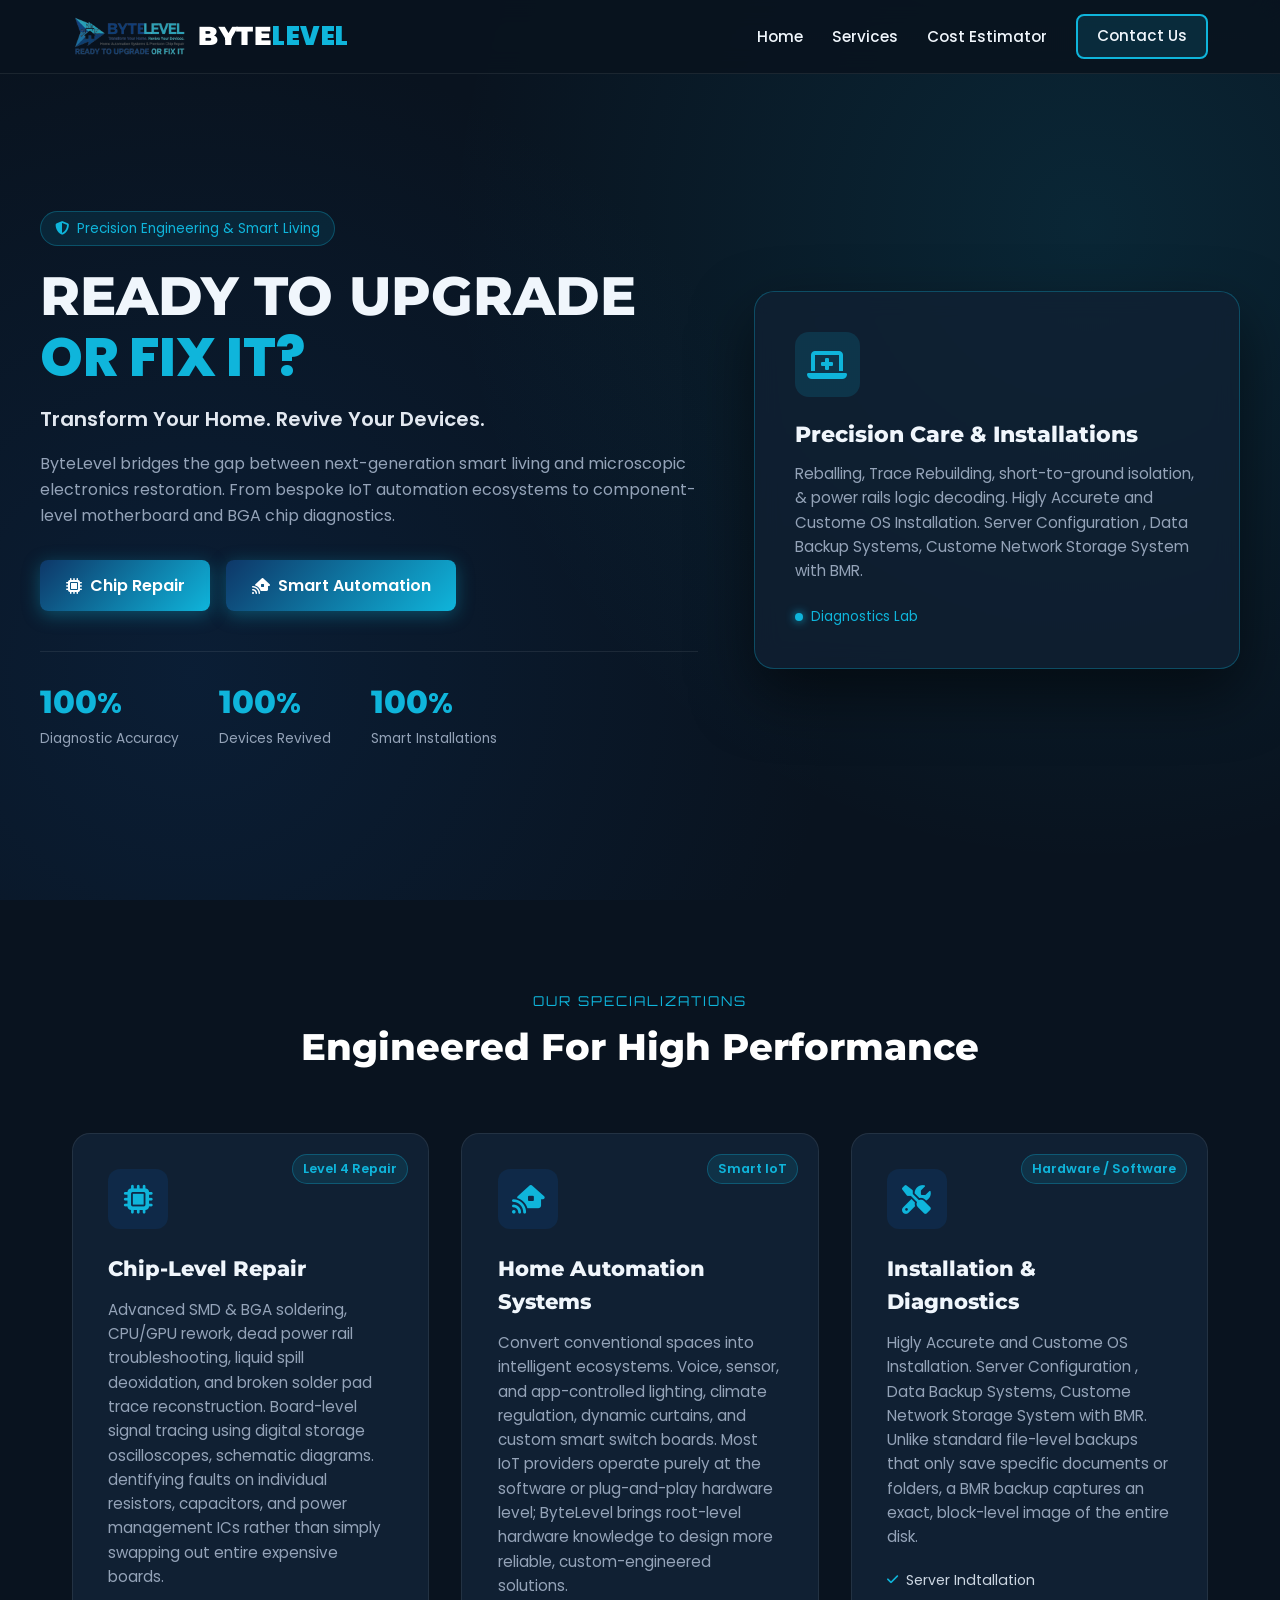
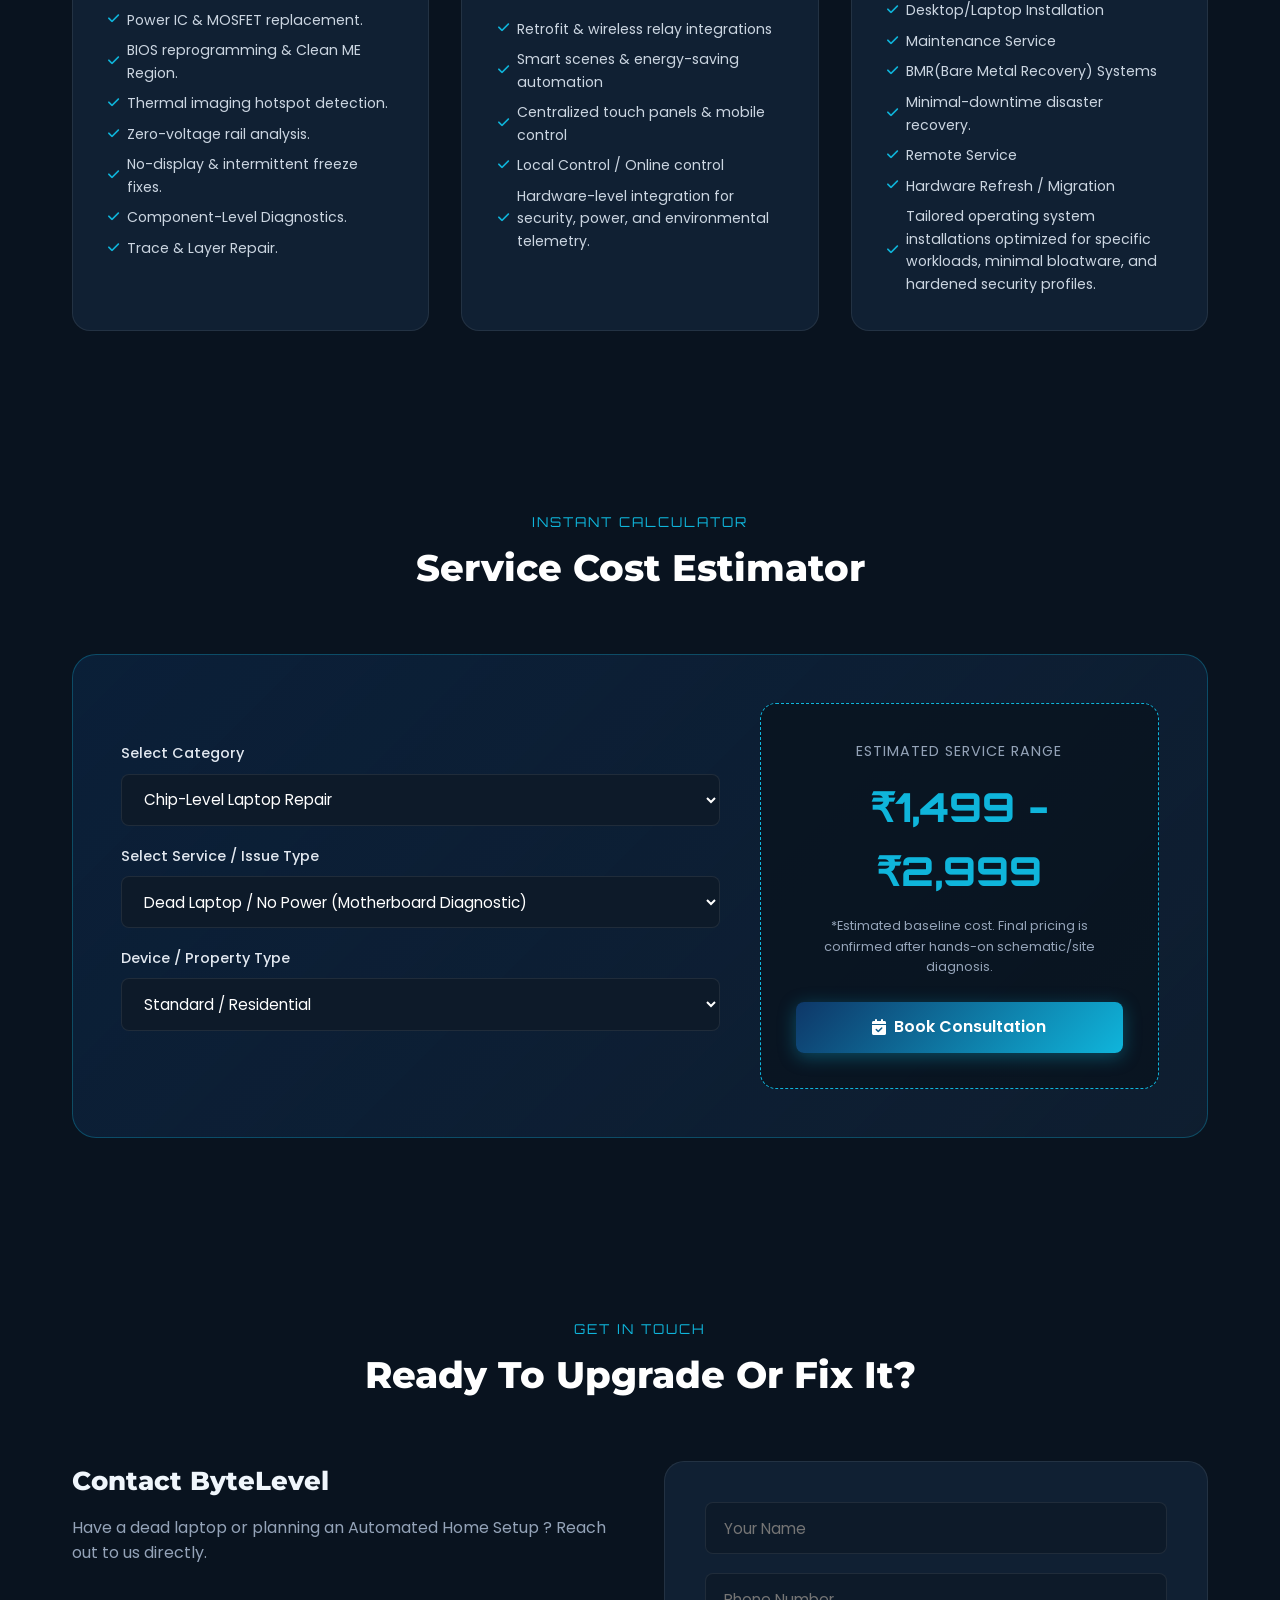
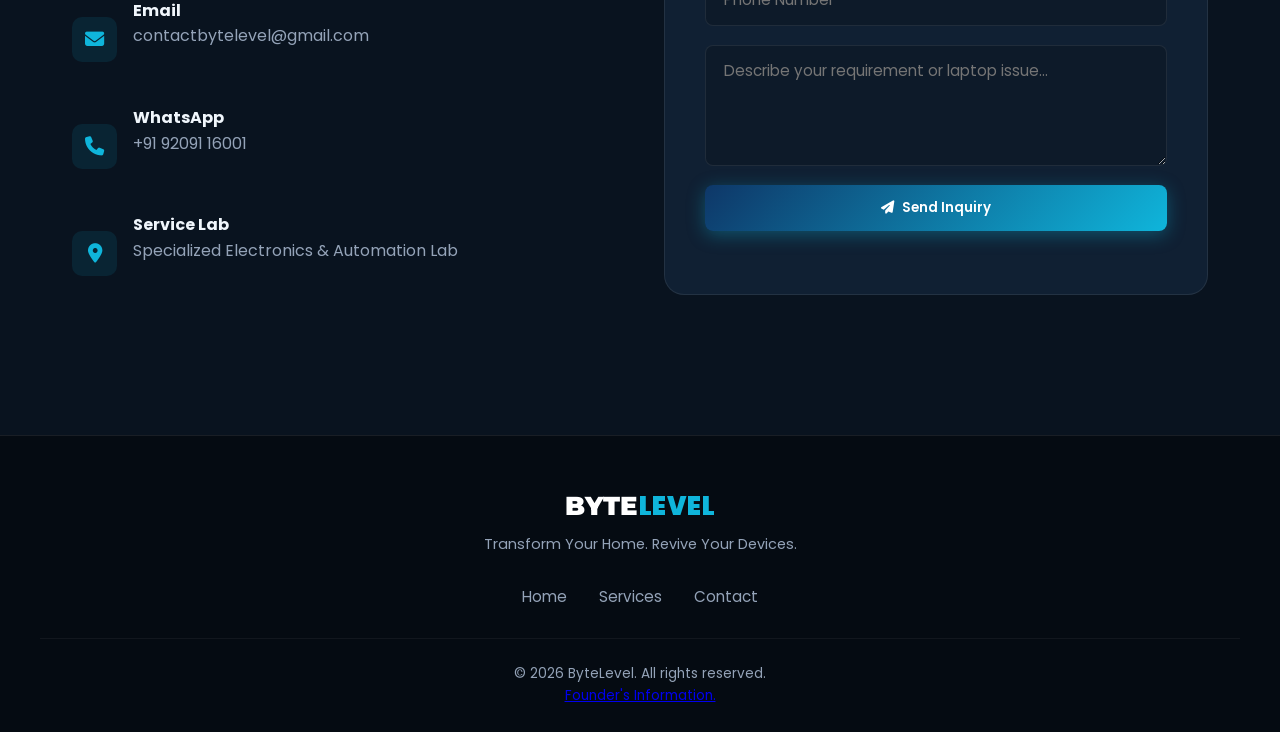
<file: index.html>
<!DOCTYPE html>
<html lang="en">
<head>
  <meta charset="UTF-8" />
  <meta name="viewport" content="width=device-width, initial-scale=1.0" />
  <title>ByteLevel | Home Automation & Precision Chip Repair</title>
  
  <!-- Fonts & Icons -->
  <link rel="preconnect" href="https://fonts.googleapis.com">
  <link rel="preconnect" href="https://fonts.gstatic.com" crossorigin>
  <link href="https://fonts.googleapis.com/css2?family=Montserrat:wght@400;600;700;800;900&family=Orbitron:wght@600;800&family=Poppins:wght@300;400;500;600&display=swap" rel="stylesheet">
  <link rel="stylesheet" href="https://cdnjs.cloudflare.com/ajax/libs/font-awesome/6.4.0/css/all.min.css">
  
  <!-- Custom Stylesheet -->
  <link rel="stylesheet" href="style.css">
</head>
<body>

  <!-- Navigation Bar -->
  <header id="navbar">
    <div class="nav-container">
      <a href="#" class="logo-container">
        <!-- Replace logo.png with your image file -->
        <img src="ByteLevel.png" alt="ByteLevel Logo" class="brand-logo" onerror="this.style.display='none'">
        <div class="logo-text">BYTE<span>LEVEL</span></div>
      </a>

      <button class="mobile-toggle" id="mobileToggle" aria-label="Toggle Menu">
        <i class="fas fa-bars"></i>
      </button>

      <ul class="nav-links" id="navLinks">
        <li><a href="#home">Home</a></li>
        <li><a href="#services">Services</a></li>
        <!-- <li><a href="#automation">Home Automation</a></li>
        <li><a href="#repairs">Chip Repair</a></li> -->
        <li><a href="#estimator">Cost Estimator</a></li>
        <li><a href="#contact" class="btn btn-nav">Contact Us</a></li>
      </ul>
    </div>
  </header>

  <!-- Hero Section -->
  <section class="hero" id="home">
    <div class="hero-bg-shapes">
      <div class="shape shape-1"></div>
      <div class="shape shape-2"></div>
    </div>
    <div class="hero-content">
      <div class="hero-text-block">
        <div class="badge-pill">
          <i class="fas fa-shield-halved"></i> Precision Engineering & Smart Living
        </div>
        <h1 class="hero-title">READY TO UPGRADE <br>
          <span class="highlight-cyan">OR FIX IT?</span>
        </h1>
        <p class="hero-tagline">Transform Your Home. Revive Your Devices.</p>
        <p class="hero-desc">
          ByteLevel bridges the gap between next-generation smart living and microscopic electronics restoration. From bespoke IoT automation ecosystems to component-level motherboard and BGA chip diagnostics.
        </p>
        <div class="hero-actions">
          <a href="#repairs" class="btn btn-primary"><i class="fas fa-microchip"></i> Chip Repair</a>
          <!-- <a href="#automation" class="btn btn-outline"><i class="fas fa-house-signal"></i> Smart Automation</a> -->
          <a href="#automation" class="btn btn-primary"><i class="fas fa-house-signal"></i> Smart Automation</a> 

        </div>

        <div class="stats-row">
          <div class="stat-item">
            <h3 class="counter" data-target="100">0</h3><span>%</span>
            <p>Diagnostic Accuracy</p>
          </div>
          <div class="stat-item">
            <h3 class="counter" data-target="100">0</h3><span>%</span>
            <p>Devices Revived</p>
          </div>
          <div class="stat-item">
            <h3 class="counter" data-target="100">0</h3><span>%</span>
            <p>Smart Installations</p>
          </div>
        </div>
      </div>

      <div class="hero-visual">
        <div class="floating-tech-card">
          <div class="tech-icon-glow">
            <i class="fas fa-laptop-medical"></i>
          </div>
          <h3>Precision Care & Installations</h3>
          <p>Reballing, Trace Rebuilding, short-to-ground isolation, & power rails logic decoding. Higly Accurete and Custome OS Installation. Server Configuration , Data Backup Systems, Custome Network Storage System with BMR.</p>
          <div class="live-status">
            <span class="pulse-dot"></span> Diagnostics Lab
          </div>
        </div>
      </div>
    </div>
  </section>

  <!-- Main Services Section -->
  <section id="services" class="services-section">
    <div class="section-header">
      <p class="section-subtitle">Our Specializations</p>
      <h2 class="section-title">Engineered For High Performance</h2>
    </div>

    <div class="services-grid">
      <!-- Service 1 -->
      <div class="service-card" id="repairs">
        <div class="card-glow"></div>
        <div class="service-icon"><i class="fas fa-microchip"></i></div>
        <span class="card-badge">Level 4 Repair</span>
        <h3>Chip-Level Repair</h3>
        <p>Advanced SMD & BGA soldering, CPU/GPU rework, dead power rail troubleshooting, liquid spill deoxidation, and broken solder pad trace reconstruction. Board-level signal tracing using digital storage oscilloscopes, schematic diagrams. dentifying faults on individual resistors, capacitors, and power management ICs rather than simply swapping out entire expensive boards.</p>
        <ul class="feature-checklist">
          <li><i class="fas fa-check"></i> Power IC & MOSFET replacement.</li>
          <li><i class="fas fa-check"></i> BIOS reprogramming & Clean ME Region.</li>
          <li><i class="fas fa-check"></i> Thermal imaging hotspot detection.</li>
          <li><i class="fas fa-check"></i> Zero-voltage rail analysis.</li>
          <li><i class="fas fa-check"></i> No-display & intermittent freeze fixes.</li>
          <li><i class="fas fa-check"></i> Component-Level Diagnostics.</li>
          <li><i class="fas fa-check"></i> Trace & Layer Repair.</li>
        </ul>
      </div>

      <!-- Service 2 -->
      <div class="service-card" id="automation">
        <div class="card-glow"></div>
        <div class="service-icon"><i class="fas fa-house-signal"></i></div>
        <span class="card-badge">Smart IoT</span>
        <h3>Home Automation Systems</h3>
        <p>Convert conventional spaces into intelligent ecosystems. Voice, sensor, and app-controlled lighting, climate regulation, dynamic curtains, and custom smart switch boards. Most IoT providers operate purely at the software or plug-and-play hardware level; ByteLevel brings root-level hardware knowledge to design more reliable, custom-engineered solutions.</p>
        <ul class="feature-checklist">
          <li><i class="fas fa-check"></i> Retrofit & wireless relay integrations</li>
          <li><i class="fas fa-check"></i> Smart scenes & energy-saving automation</li>
          <li><i class="fas fa-check"></i> Centralized touch panels & mobile control</li>
          <li><i class="fas fa-check"></i> Local Control / Online control</li>
          <li><i class="fas fa-check"></i> Hardware-level integration for security, power, and environmental telemetry.</li>

        </ul>
      </div>

      <!-- Service 3 -->
      <div class="service-card">
        <div class="card-glow"></div>
        <div class="service-icon"><i class="fas fa-screwdriver-wrench"></i></div>
        <span class="card-badge"> Hardware / Software</span>
        <h3>Installation & Diagnostics </h3>
        <p>Higly Accurete and Custome OS Installation. Server Configuration , Data Backup Systems, Custome Network Storage System with BMR. Unlike standard file-level backups that only save specific documents or folders, a BMR backup captures an exact, block-level image of the entire disk.</p>
        <ul class="feature-checklist">
          <li><i class="fas fa-check"></i> Server Indtallation</li>
          <li><i class="fas fa-check"></i> Desktop/Laptop Installation</li>
          <li><i class="fas fa-check"></i> Maintenance Service</li>
          <li><i class="fas fa-check"></i> BMR(Bare Metal Recovery) Systems</li>
          <li><i class="fas fa-check"></i>Minimal-downtime disaster recovery.</li>
          <li><i class="fas fa-check"></i> Remote Service</li>
          <li><i class="fas fa-check"></i>Hardware Refresh / Migration</li>
          <li><i class="fas fa-check"></i>Tailored operating system installations optimized for specific workloads, minimal bloatware, and hardened security profiles.</li>

        </ul>
      </div>
    </div>
  </section>

  <!-- Interactive Estimator Section -->
  <section id="estimator" class="estimator-section">
    <div class="section-header">
      <p class="section-subtitle">Instant Calculator</p>
      <h2 class="section-title">Service Cost Estimator</h2>
    </div>

    <div class="calc-wrapper">
      <div class="calc-form">
        <div class="form-group">
          <label for="serviceType">Select Category</label>
          <select id="serviceType">
            <option value="chip">Chip-Level Laptop Repair</option>
            <option value="automation">Home Automation Systems</option>
          </select>
        </div>

        <div class="form-group">
          <label for="issueDetail">Select Service / Issue Type</label>
          <select id="issueDetail">
            <!-- Dynamically populated via script.js -->
          </select>
        </div>

        <div class="form-group">
          <label for="deviceType">Device / Property Type</label>
          <select id="deviceType">
            <option value="standard">Standard / Residential </option>
            <option value="pro">High-End / Gaming / Villa </option>
          </select>
        </div>
      </div>

      <div class="calc-display-card">
        <p class="calc-label">Estimated Service Range</p>
        <div class="calc-price-tag" id="priceDisplay">--</div>
        <p class="calc-note">*Estimated baseline cost. Final pricing is confirmed after hands-on schematic/site diagnosis.</p>
        <a href="#contact" class="btn btn-primary btn-block"><i class="fas fa-calendar-check"></i> Book Consultation</a>
      </div>
    </div>
  </section>

  <!-- Contact Section -->
  <section id="contact" class="contact-section">
    <div class="section-header">
      <p class="section-subtitle">Get In Touch</p>
      <h2 class="section-title">Ready To Upgrade Or Fix It?</h2>
    </div>

    <div class="contact-grid">
      <div class="contact-info">
        <h3>Contact ByteLevel</h3>
        <p>Have a dead laptop or planning an Automated Home Setup ? Reach out to us directly.</p>
        
        <div class="info-list">
          <div class="info-row">
            <i class="fas fa-envelope"></i>
            <div>
              <strong>Email</strong>
              <p>contactbytelevel@gmail.com</p>
            </div>
          </div>
          <div class="info-row">
            <i class="fas fa-phone"></i>
            <div>
              <strong>WhatsApp</strong>
              <p>+91 92091 16001</p>
            </div>
          </div>
          <div class="info-row">
            <i class="fas fa-location-dot"></i>
            <div>
              <strong>Service Lab</strong>
              <p>Specialized Electronics & Automation Lab</p>
            </div>
          </div>
        </div>
      </div>

      <form class="contact-form" id="contactForm">
        <div class="form-group">
          <input type="text" placeholder="Your Name" required>
        </div>
        <div class="form-group">
          <input type="tel" placeholder="Phone Number" required>
        </div>
        <div class="form-group">
          <textarea rows="4" placeholder="Describe your requirement or laptop issue..." required></textarea>
        </div>
        <button type="submit" class="btn btn-primary btn-block"><i class="fas fa-paper-plane"></i> Send Inquiry</button>
      </form>
    </div>
  </section>

  <!-- Footer -->
  <footer>
    <div class="footer-container">
      <div class="footer-brand">
        <div class="logo-text">BYTE<span>LEVEL</span></div>
        <p>Transform Your Home. Revive Your Devices.</p>
      </div>
      <div class="footer-links">
        <a href="#home">Home</a>
        <a href="#services">Services</a>
<!--        <a href="#repairs">Repairs</a>
        <a href="#automation">Automation</a> -->
        <a href="#contact">Contact</a>
      </div>
      <div class="footer-bottom">
        <p>&copy; 2026 ByteLevel. All rights reserved.</p>
        <p><a href="index_o.html">Founder's Information.</a></p>
      </div>
    </div>
  </footer>

  <!-- Custom JavaScript -->
  <script src="script.js"></script>
</body>
</html>
</file>
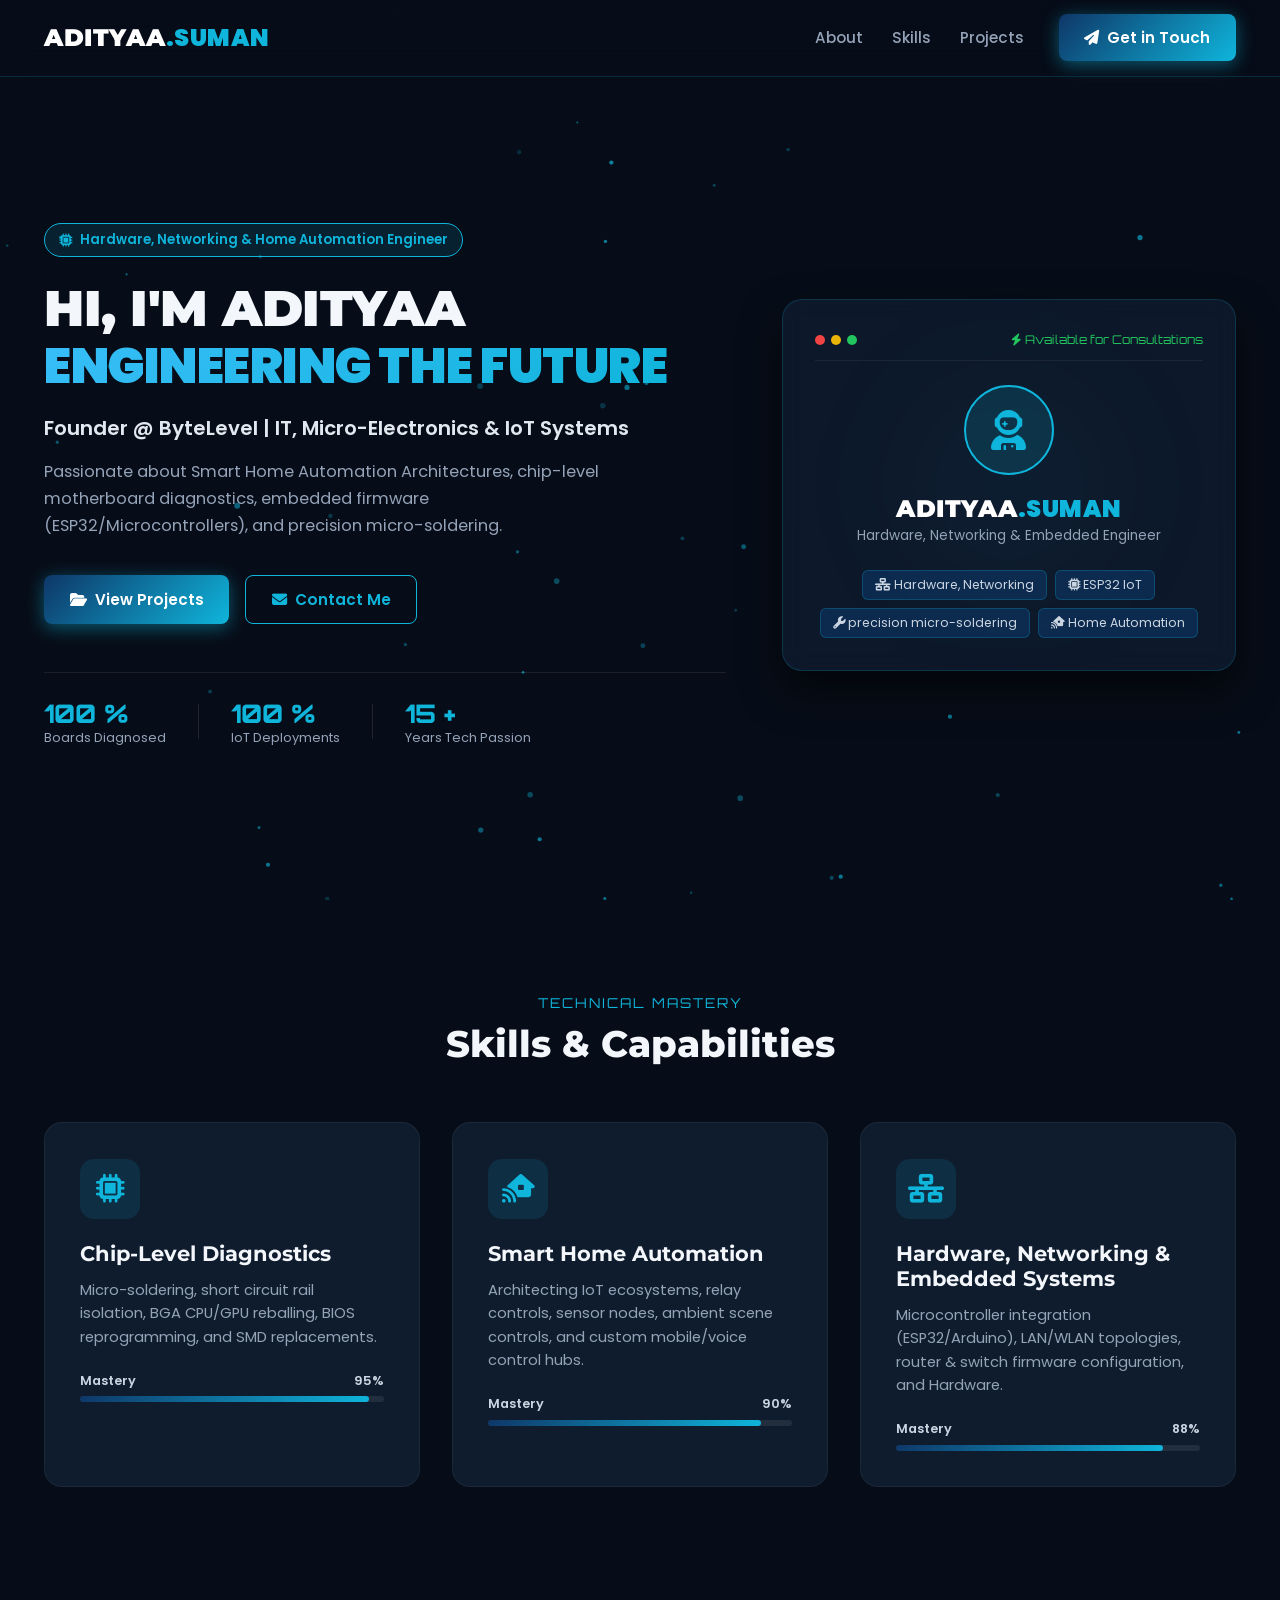
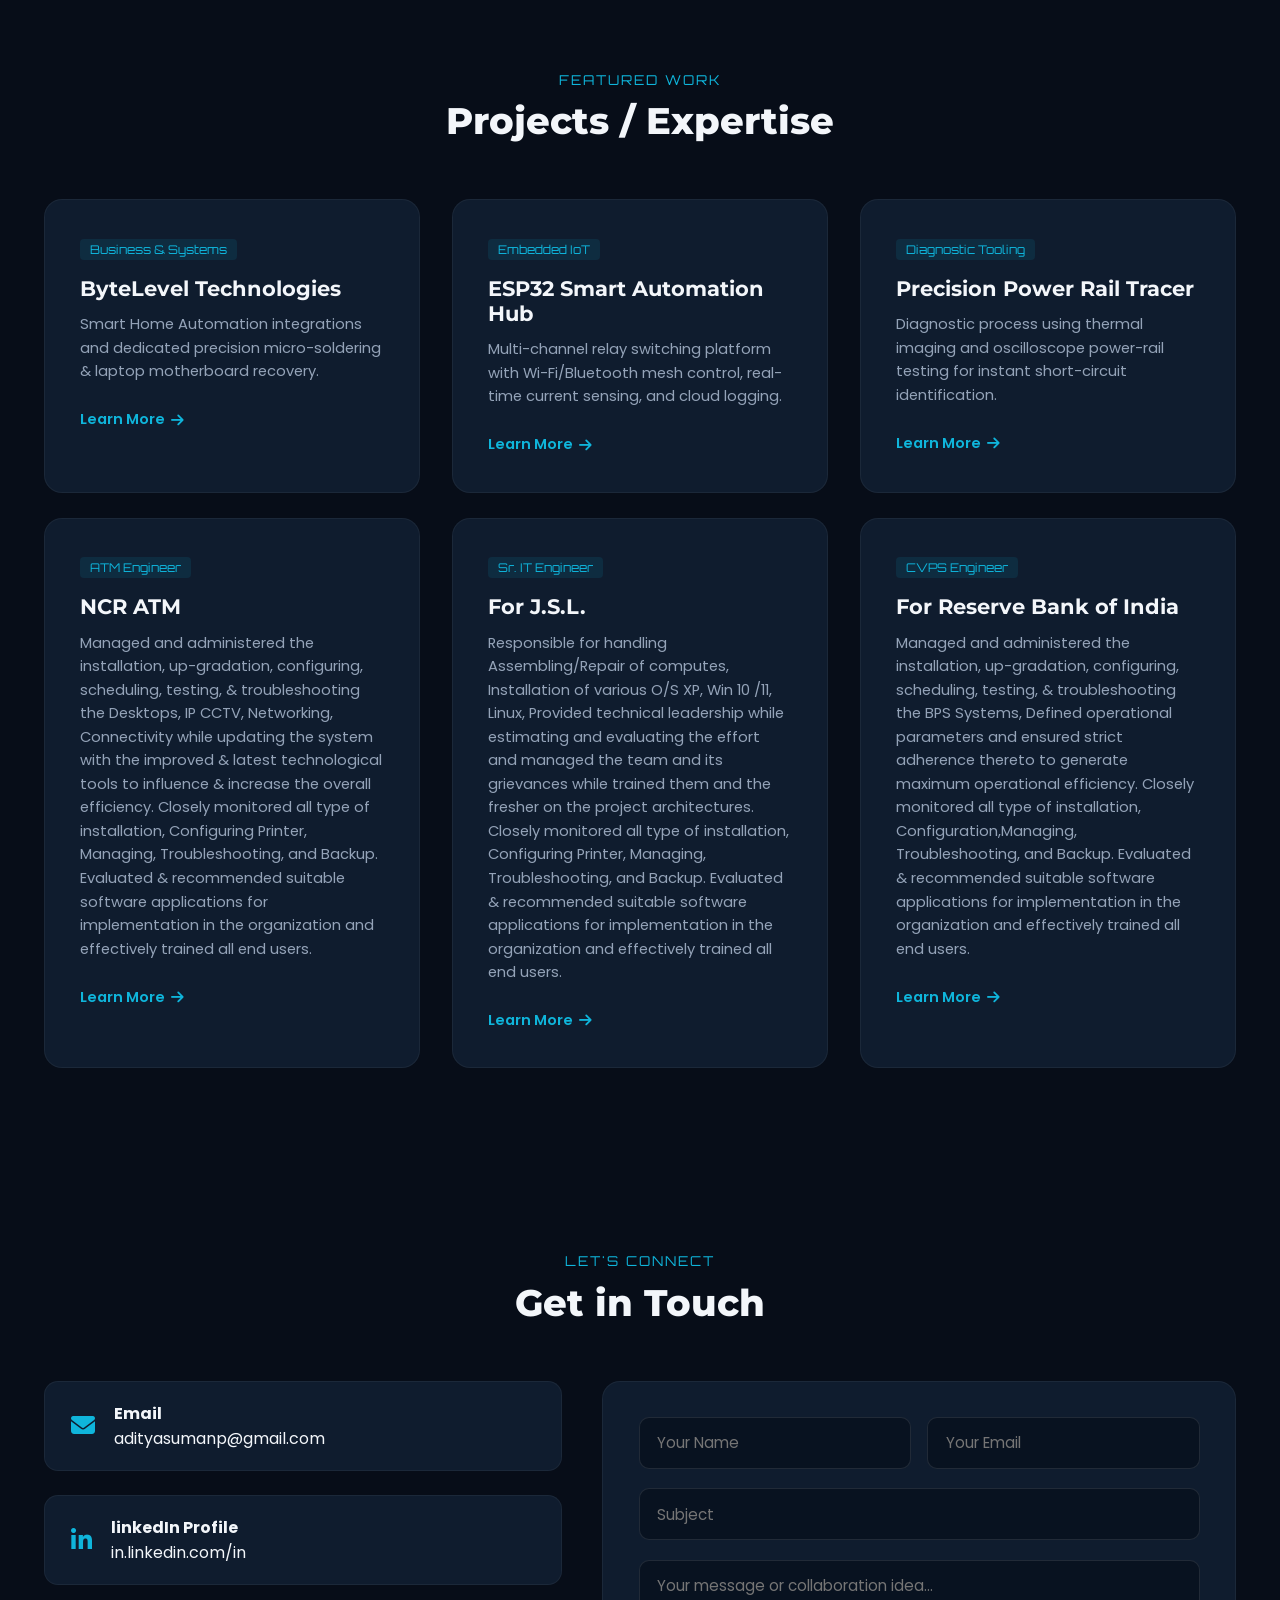
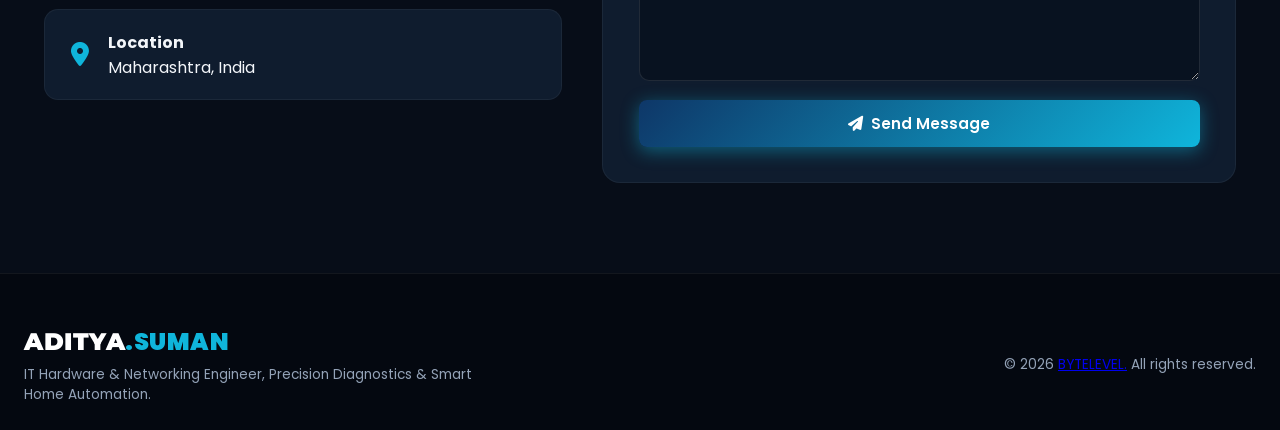
<file: index_o.html>
<!DOCTYPE html>
<html lang="en">
<head>
  <meta charset="UTF-8" />
  <meta name="viewport" content="width=device-width, initial-scale=1.0" />
  <title>Adityaa Suman | Hardware Engineer & IoT Automation Specialist</title>
  
  <!-- Google Fonts & FontAwesome -->
  <link rel="preconnect" href="https://fonts.googleapis.com">
  <link rel="preconnect" href="https://fonts.gstatic.com" crossorigin>
  <link href="https://fonts.googleapis.com/css2?family=Montserrat:wght@400;600;700;800;900&family=Orbitron:wght@500;700;900&family=Poppins:wght@300;400;500;600;700&display=swap" rel="stylesheet">
  <link rel="stylesheet" href="https://cdnjs.cloudflare.com/ajax/libs/font-awesome/6.4.0/css/all.min.css">
  
  <link rel="stylesheet" href="style_o.css" />
</head>
<body>

  <!-- Animated Particle Canvas Background -->
  <canvas id="bg-canvas"></canvas>

  <!-- Navbar -->
  <header id="header">
    <div class="nav-container">
      <a href="#" class="logo-link">
        <span class="logo-text">ADITYAA<span class="highlight">.SUMAN</span></span>
      </a>

      <button class="mobile-toggle" id="menu-toggle" aria-label="Toggle Menu">
        <i class="fas fa-bars"></i>
      </button>

      <nav class="nav-menu" id="nav-menu">
        <ul class="nav-list">
          <li><a href="#about" class="nav-item">About</a></li>
          <li><a href="#skills" class="nav-item">Skills</a></li>
          <li><a href="#projects" class="nav-item">Projects</a></li>
          <!-- <li><a href="#services" class="nav-item">Expertise</a></li> -->
          <!-- <li><a href="#contact" class="nav-item">Contact</a></li> -->
        </ul>
        <a href="#contact" class="btn btn-primary nav-btn"><i class="fas fa-paper-plane"></i> Get in Touch</a>
      </nav>
    </div>
  </header>

  <!-- Hero Section -->
  <section id="about" class="hero">
    <div class="hero-wrapper">
      <div class="hero-content">
        <div class="badge-tag"><i class="fas fa-microchip"></i> Hardware, Networking & Home Automation Engineer</div>
        <h1 class="hero-title">
          HI, I'M ADITYAA <br>
          <span class="text-gradient">ENGINEERING THE FUTURE</span>
        </h1>
          <p class="hero-tagline">Founder @ ByteLevel | IT, Micro-Electronics & IoT Systems</p>
        <p class="hero-desc">
          Passionate about Smart Home Automation Architectures, chip-level motherboard diagnostics, embedded firmware (ESP32/Microcontrollers), and precision micro-soldering.
        </p>

        <div class="hero-buttons">
          <a href="#projects" class="btn btn-primary"><i class="fas fa-folder-open"></i> View Projects</a>
          <a href="#contact" class="btn btn-outline"><i class="fas fa-envelope"></i> Contact Me</a>
        </div>

        <div class="hero-stats">
          <div class="stat-item">
            <h3>100 %</h3>
            <p>Boards Diagnosed</p>
          </div>
          <div class="stat-divider"></div>
          <div class="stat-item">
            <h3>100 %</h3>
            <p>IoT Deployments</p>
          </div>
          <div class="stat-divider"></div>
          <div class="stat-item">
            <h3>15 +</h3>
            <p>Years Tech Passion</p>
          </div>
        </div>
      </div>

      <div class="hero-visual">
        <div class="glow-orb"></div>
        <div class="profile-card">
          <div class="card-glass-header">
            <span class="dot red"></span>
            <span class="dot yellow"></span>
            <span class="dot green"></span>
            <span class="card-status"><i class="fas fa-bolt"></i> Available for Consultations</span>
          </div>
          <div class="profile-avatar-box">
            <div class="avatar-icon">
              <i class="fas fa-user-astronaut"></i>
            </div>
            <!-- <h3>Bhaskar Pingale</h3> -->
            <span class="logo-text">ADITYAA<span class="highlight">.SUMAN</span></span> 
            <p class="role-text">Hardware, Networking & Embedded Engineer</p>
          </div>
          <div class="tech-tags">
            <span class="pill"><i class="fas fa-network-wired"></i> Hardware, Networking</span>
            <span class="pill"><i class="fas fa-microchip"></i> ESP32 IoT</span>
            <span class="pill"><i class="fas fa-wrench"></i> precision micro-soldering</span>
            <span class="pill"><i class="fas fa-house-signal"></i> Home Automation</span>
          </div>
        </div>
      </div>
    </div>
  </section>

  <!-- Skills Section -->
  <section id="skills" class="section-padding">
    <div class="section-heading">
      <span class="sub-title">TECHNICAL MASTERY</span>
      <h2 class="main-title">Skills & Capabilities</h2>
    </div>

    <div class="cards-grid">
      <div class="card">
        <div class="card-icon"><i class="fas fa-microchip"></i></div>
        <h3>Chip-Level Diagnostics</h3>
        <p>Micro-soldering, short circuit rail isolation, BGA CPU/GPU reballing, BIOS reprogramming, and SMD replacements.</p>
        <div class="skill-bar-container">
          <div class="skill-label"><span>Mastery</span><span>95%</span></div>
          <div class="skill-bar"><div class="skill-fill" style="width: 95%;"></div></div>
        </div>
      </div>

      <div class="card">
        <div class="card-icon"><i class="fas fa-house-signal"></i></div>
        <h3>Smart Home Automation</h3>
        <p>Architecting IoT ecosystems, relay controls, sensor nodes, ambient scene controls, and custom mobile/voice control hubs.</p>
        <div class="skill-bar-container">
          <div class="skill-label"><span>Mastery</span><span>90%</span></div>
          <div class="skill-bar"><div class="skill-fill" style="width: 90%;"></div></div>
        </div>
      </div>

      <div class="card">
        <div class="card-icon"><i class="fas fa-network-wired"></i></div>
        <h3>Hardware, Networking & Embedded Systems</h3>
        <p>Microcontroller integration (ESP32/Arduino), LAN/WLAN topologies, router & switch firmware configuration, and Hardware.</p>
        <div class="skill-bar-container">
          <div class="skill-label"><span>Mastery</span><span>88%</span></div>
          <div class="skill-bar"><div class="skill-fill" style="width: 88%;"></div></div>
        </div>
      </div>
    </div>
  </section>

  <!-- Projects Section -->
  <section id="projects" class="section-padding">
    <div class="section-heading">
      <span class="sub-title">FEATURED WORK</span>
      <h2 class="main-title">Projects / Expertise</h2>
    </div>

    <div class="cards-grid">
      <div class="card project-card">
        <div class="project-tag">Business & Systems</div>
        <h3>ByteLevel Technologies</h3>
        <p>Smart Home Automation integrations and dedicated precision micro-soldering & laptop motherboard recovery.</p>
        <a href="#contact" class="link-btn">Learn More <i class="fas fa-arrow-right"></i></a>
      </div>

      <div class="card project-card">
        <div class="project-tag">Embedded IoT</div>
        <h3>ESP32 Smart Automation Hub</h3>
        <p>Multi-channel relay switching platform with Wi-Fi/Bluetooth mesh control, real-time current sensing, and cloud logging.</p>
        <a href="#contact" class="link-btn">Learn More <i class="fas fa-arrow-right"></i></a>
      </div>

      <div class="card project-card">
        <div class="project-tag">Diagnostic Tooling</div>
        <h3>Precision Power Rail Tracer</h3>
        <p>Diagnostic process using thermal imaging and oscilloscope power-rail testing for instant short-circuit identification.</p>
        <a href="#contact" class="link-btn">Learn More <i class="fas fa-arrow-right"></i></a>
      </div>
    </div>
  
  </br>

    <!-- Exp -->
    <div class="cards-grid">
      <div class="card project-card">
        <div class="project-tag">ATM Engineer</div>
        <h3>NCR ATM</h3>
        <p>Managed and administered the installation, up-gradation, configuring, scheduling, testing, & troubleshooting the Desktops, 
          IP CCTV, Networking, Connectivity while updating the system with the improved & latest technological tools to influence & increase 
          the overall efficiency. Closely monitored all type of installation, Configuring Printer, Managing, Troubleshooting, and Backup. 
          Evaluated & recommended suitable software applications for implementation in the organization and effectively trained all end users.</p>
        <a href="#contact" class="link-btn">Learn More <i class="fas fa-arrow-right"></i></a>
      </div>

      <div class="card project-card">
        <div class="project-tag">Sr. IT Engineer</div>
        <h3>For J.S.L.</h3>
        <p>Responsible for handling Assembling/Repair of computes, Installation of various O/S XP, Win 10 /11, Linux, Provided technical 
          leadership while estimating and evaluating the effort and managed the team and its grievances while trained them and the fresher on the project architectures.
          Closely monitored all type of installation, Configuring Printer, Managing, Troubleshooting, and Backup. Evaluated & recommended suitable software applications 
          for implementation in the organization and effectively trained all end users.</p>
        <a href="#contact" class="link-btn">Learn More <i class="fas fa-arrow-right"></i></a>
      </div>

      <div class="card project-card">
        <div class="project-tag">CVPS Engineer</div>
        <h3>For Reserve Bank of India</h3>
        <p>Managed and administered the installation, up-gradation, configuring, 
          scheduling, testing, & troubleshooting the BPS Systems, Defined operational parameters and ensured strict adherence thereto to generate maximum operational efficiency. 
          Closely monitored all type of installation, Configuration,Managing, Troubleshooting, and Backup. Evaluated & recommended suitable software applications for implementation in the organization and effectively trained all end users. </p>
        <a href="#contact" class="link-btn">Learn More <i class="fas fa-arrow-right"></i></a>
      </div>
    </div>
    <!-- End of Exp -->
  </section>

  <!-- Contact Section -->
  <section id="contact" class="section-padding">
    <div class="section-heading">
      <span class="sub-title">LET'S CONNECT</span>
      <h2 class="main-title">Get in Touch</h2>
    </div>

    <div class="contact-grid">
      <div class="contact-card">
        <div class="info-item">
          <div class="info-icon"><i class="fas fa-envelope"></i></div>
          <div>
            <h4>Email</h4>
            <p>adityasumanp@gmail.com</p>
          </div>
        </div>
        <div class="info-item">
          <div class="info-icon"><i class="fa-brands fa-linkedin-in"></i></div>
          <div>
            <h4>linkedIn Profile</h4>
            <p>in.linkedin.com/in</p>
          </div>
        </div>
        <div class="info-item">
          <div class="info-icon"><i class="fas fa-map-marker-alt"></i></div>
          <div>
            <h4>Location</h4>
            <p>Maharashtra, India</p>
          </div>
        </div>
      </div>

      <form class="contact-form" id="portfolio-form" onsubmit="handleContact(event)">
        <div class="form-row">
          <input type="text" id="sender-name" placeholder="Your Name" required />
          <input type="email" id="sender-email" placeholder="Your Email" required />
        </div>
        <input type="text" id="subject" placeholder="Subject" required />
        <textarea id="message" rows="4" placeholder="Your message or collaboration idea..." required></textarea>
        <button type="submit" class="btn btn-primary"><i class="fas fa-paper-plane"></i> Send Message</button>
      </form>
    </div>
  </section>

  <!-- Footer -->
  <footer>
    <div class="footer-container">
      <div class="footer-brand">
        <span class="logo-text">ADITYA<span class="highlight">.SUMAN</span></span>
        <p>IT Hardware & Networking Engineer, Precision Diagnostics & Smart Home Automation.</p>
      </div>
      <div class="footer-copy">
          <p>&copy; 2026 <a href="index.html"><span class="otherPage">BYTELEVEL.</span></a> All rights reserved.</p>
      </div>
    </div>
  </footer>

  <script src="script_o.js"></script>
</body>
</html>
</file>
<file: style.css>
/* ==========================================================================
   ByteLevel - Main Stylesheet (style.css)
   Brand Colors: Navy (#0e3768), Cyan (#0fb5db), Deep Slate (#09131f)
   ========================================================================== */

:root {
  --primary-navy: #0e3768;
  --primary-cyan: #0fb5db;
  --cyan-glow: rgba(15, 181, 219, 0.35);
  --dark-bg: #09131f;
  --card-bg: #102033;
  --input-bg: #0d1a29;
  --light-text: #f0f6fc;
  --muted-text: #94a3b8;
  --border-color: rgba(255, 255, 255, 0.08);
  --gradient-brand: linear-gradient(135deg, #0e3768 0%, #0fb5db 100%);
  --transition: all 0.3s cubic-bezier(0.4, 0, 0.2, 1);
}

* {
  margin: 0;
  padding: 0;
  box-sizing: border-box;
  font-family: 'Poppins', sans-serif;
  scroll-behavior: smooth;
}

body {
  background-color: var(--dark-bg);
  color: var(--light-text);
  overflow-x: hidden;
  line-height: 1.6;
}

/* ==========================================================================
   Typography & Reusable Components
   ========================================================================== */
h1, h2, h3, h4 {
  font-family: 'Montserrat', sans-serif;
  font-weight: 800;
}

.highlight-cyan {
  color: var(--primary-cyan);
}

.btn {
  display: inline-flex;
  align-items: center;
  justify-content: center;
  gap: 8px;
  padding: 0.8rem 1.6rem;
  border-radius: 8px;
  font-weight: 600;
  text-decoration: none;
  cursor: pointer;
  border: none;
  transition: var(--transition);
}

.btn-primary {
  background: var(--gradient-brand);
  color: #ffffff;
  box-shadow: 0 4px 18px var(--cyan-glow);
}

.btn-primary:hover {
  transform: translateY(-2px);
  box-shadow: 0 8px 25px rgba(15, 181, 219, 0.6);
}

.btn-outline {
  background: transparent;
  border: 1px solid var(--primary-cyan);
  color: var(--primary-cyan);
}

.btn-outline:hover {
  background: rgba(15, 181, 219, 0.12);
  transform: translateY(-2px);
}

.btn-block {
  width: 100%;
}

.section-header {
  text-align: center;
  margin-bottom: 3.5rem;
}

.section-subtitle {
  font-family: 'Orbitron', sans-serif;
  font-size: 0.85rem;
  color: var(--primary-cyan);
  letter-spacing: 2px;
  text-transform: uppercase;
  margin-bottom: 0.4rem;
}

.section-title {
  font-size: 2.3rem;
  color: #ffffff;
}

/* ==========================================================================
   Navigation Bar
   ========================================================================== */
header {
  position: fixed;
  top: 0;
  left: 0;
  width: 100%;
  background: rgba(9, 19, 31, 0.9);
  backdrop-filter: blur(12px);
  z-index: 1000;
  border-bottom: 1px solid var(--border-color);
  transition: var(--transition);
}

.nav-container {
  max-width: 1200px;
  margin: auto;
  padding: 0.9rem 2rem;
  display: flex;
  justify-content: space-between;
  align-items: center;
}

.logo-container {
  display: flex;
  align-items: center;
  gap: 10px;
  text-decoration: none;
}

.brand-logo {
  height: 44px;
  object-fit: contain;
}

.logo-text {
  font-family: 'Montserrat', sans-serif;
  font-weight: 900;
  font-size: 1.6rem;
  letter-spacing: 0.5px;
  color: #ffffff;
}

.logo-text span {
  color: var(--primary-cyan);
}

.nav-links {
  display: flex;
  gap: 1.8rem;
  list-style: none;
  align-items: center;
}

.nav-links a {
  color: var(--light-text);
  text-decoration: none;
  font-weight: 500;
  font-size: 0.95rem;
  transition: var(--transition);
}

.nav-links a:hover {
  color: var(--primary-cyan);
}

.btn-nav {
  padding: 0.5rem 1.2rem;
  background: rgba(15, 181, 219, 0.15);
  border: 2px solid var(--primary-cyan);
  color: var(--primary-cyan);
}

.btn-nav:hover {
/*  background: var(--primary-cyan);
  color: #09131f; */ 
  ransform: translateY(-2px);
  box-shadow: 0 8px 25px rgba(15, 181, 219, 0.6);
}

.mobile-toggle {
  display: none;
  background: none;
  border: none;
  color: #fff;
  font-size: 1.5rem;
  cursor: pointer;
}

/* ==========================================================================
   Hero Section
   ========================================================================== */
.hero {
  min-height: 100vh;
  position: relative;
  padding: 130px 2rem 70px;
  display: flex;
  align-items: center;
  background: radial-gradient(circle at 85% 25%, rgba(15, 181, 219, 0.12) 0%, transparent 50%),
              radial-gradient(circle at 15% 75%, rgba(14, 55, 104, 0.3) 0%, transparent 50%);
}

.hero-content {
  max-width: 1200px;
  margin: auto;
  display: grid;
  grid-template-columns: 1.15fr 0.85fr;
  gap: 3.5rem;
  align-items: center;
  z-index: 2;
}

.badge-pill {
  display: inline-flex;
  align-items: center;
  gap: 8px;
  background: rgba(15, 181, 219, 0.1);
  border: 1px solid rgba(15, 181, 219, 0.3);
  padding: 6px 14px;
  border-radius: 50px;
  font-size: 0.85rem;
  color: var(--primary-cyan);
  margin-bottom: 1.2rem;
}

.hero-title {
  font-size: 3.4rem;
  line-height: 1.12;
  margin-bottom: 1rem;
}

.hero-tagline {
  font-size: 1.25rem;
  font-weight: 600;
  color: #e2e8f0;
  margin-bottom: 1rem;
}

.hero-desc {
  color: var(--muted-text);
  font-size: 1rem;
  margin-bottom: 2rem;
}

.hero-actions {
  display: flex;
  gap: 1rem;
  flex-wrap: wrap;
  margin-bottom: 2.5rem;
}

.stats-row {
  display: flex;
  gap: 2.5rem;
  border-top: 1px solid var(--border-color);
  padding-top: 1.5rem;
}

.stat-item h3 {
  font-size: 2rem;
  color: var(--primary-cyan);
  display: inline-block;
}

.stat-item span {
  font-size: 1.8rem;
  color: var(--primary-cyan);
  font-weight: 700;
}

.stat-item p {
  color: var(--muted-text);
  font-size: 0.85rem;
}

/* Floating Hero Card */
.floating-tech-card {
  background: rgba(16, 32, 51, 0.75);
  border: 1px solid rgba(15, 181, 219, 0.3);
  padding: 2.5rem;
  border-radius: 20px;
  backdrop-filter: blur(12px);
  box-shadow: 0 25px 60px rgba(0,0,0,0.5);
  animation: floatAnim 4.5s ease-in-out infinite;
}

@keyframes floatAnim {
  0%, 100% { transform: translateY(0px); }
  50% { transform: translateY(-14px); }
}

.tech-icon-glow {
  width: 65px;
  height: 65px;
  background: rgba(15, 181, 219, 0.15);
  border-radius: 14px;
  display: flex;
  align-items: center;
  justify-content: center;
  font-size: 2rem;
  color: var(--primary-cyan);
  margin-bottom: 1.2rem;
}

.floating-tech-card h3 {
  font-size: 1.4rem;
  margin-bottom: 0.6rem;
}

.floating-tech-card p {
  color: var(--muted-text);
  font-size: 0.95rem;
  margin-bottom: 1.4rem;
}

.live-status {
  display: flex;
  align-items: center;
  gap: 8px;
  font-size: 0.85rem;
  color: var(--primary-cyan);
}

.pulse-dot {
  width: 8px;
  height: 8px;
  background: var(--primary-cyan);
  border-radius: 50%;
  box-shadow: 0 0 10px var(--primary-cyan);
  animation: pulse 1.5s infinite;
}

@keyframes pulse {
  0%, 100% { opacity: 1; transform: scale(1); }
  50% { opacity: 0.4; transform: scale(1.3); }
}

/* ==========================================================================
   Services Grid
   ========================================================================== */
.services-section {
  padding: 90px 2rem;
  max-width: 1200px;
  margin: auto;
}

.services-grid {
  display: grid;
  grid-template-columns: repeat(auto-fit, minmax(320px, 1fr));
  gap: 2rem;
}

.service-card {
  background: var(--card-bg);
  border-radius: 18px;
  padding: 2.2rem;
  border: 1px solid var(--border-color);
  transition: var(--transition);
  position: relative;
}

.service-card:hover {
  transform: translateY(-8px);
  border-color: var(--primary-cyan);
  box-shadow: 0 25px 35px rgba(15, 181, 219, 0.2);
}

.card-badge {
  position: absolute;
  top: 20px;
  right: 20px;
  background: rgba(15, 181, 219, 0.12);
  color: var(--primary-cyan);
  border: 1px solid rgba(15, 181, 219, 0.3);
  padding: 4px 10px;
  font-size: 0.80rem;
  border-radius: 30px;
  font-weight: 600;
}

.service-icon {
  width: 60px;
  height: 60px;
  background: rgba(14, 55, 104, 0.4);
  border-radius: 12px;
  display: flex;
  align-items: center;
  justify-content: center;
  font-size: 1.8rem;
  color: var(--primary-cyan);
  margin-bottom: 1.4rem;
}

.service-card h3 {
  font-size: 1.3rem;
  margin-bottom: 0.8rem;
}

.service-card p {
  color: var(--muted-text);
  font-size: 0.95rem;
  margin-bottom: 1.2rem;
}

.feature-checklist {
  list-style: none;
  display: flex;
  flex-direction: column;
  gap: 0.5rem;
}

.feature-checklist li {
  font-size: 0.88rem;
  color: #cbd5e1;
  display: flex;
  align-items: center;
  gap: 8px;
}

.feature-checklist li i {
  color: var(--primary-cyan);
  font-size: 0.8rem;
}

/* ==========================================================================
   Interactive Estimator Section
   ========================================================================== */
.estimator-section {
  padding: 90px 2rem;
  max-width: 1200px;
  margin: auto;
}

.calc-wrapper {
  background: linear-gradient(135deg, rgba(14, 55, 104, 0.35) 0%, rgba(16, 32, 51, 0.85) 100%);
  border: 1px solid rgba(15, 181, 219, 0.3);
  border-radius: 24px;
  padding: 3rem;
  display: grid;
  grid-template-columns: 1.2fr 0.8fr;
  gap: 2.5rem;
  align-items: center;
}

.form-group {
  display: flex;
  flex-direction: column;
  gap: 0.5rem;
  margin-bottom: 1.2rem;
}

.form-group label {
  font-size: 0.9rem;
  font-weight: 500;
  color: #e2e8f0;
}

select, input, textarea {
  width: 100%;
  padding: 0.85rem 1.1rem;
  background: var(--input-bg);
  border: 1px solid var(--border-color);
  border-radius: 8px;
  color: #fff;
  font-size: 0.95rem;
  outline: none;
  transition: var(--transition);
}

select:focus, input:focus, textarea:focus {
  border-color: var(--primary-cyan);
  box-shadow: 0 0 10px var(--cyan-glow);
}

.calc-display-card {
  background: rgba(9, 19, 31, 0.8);
  border: 1px dashed var(--primary-cyan);
  border-radius: 16px;
  padding: 2.2rem;
  text-align: center;
}

.calc-label {
  font-size: 0.9rem;
  color: var(--muted-text);
  text-transform: uppercase;
  letter-spacing: 1px;
}

.calc-price-tag {
  font-family: 'Orbitron', sans-serif;
  font-size: 2.5rem;
  font-weight: 800;
  color: var(--primary-cyan);
  margin: 0.8rem 0;
}

.calc-note {
  font-size: 0.8rem;
  color: var(--muted-text);
  margin-bottom: 1.5rem;
}

/* ==========================================================================
   Contact Section
   ========================================================================== */
.contact-section {
  padding: 90px 2rem;
  max-width: 1200px;
  margin: auto;
}

.contact-grid {
  display: grid;
  grid-template-columns: 1fr 1fr;
  gap: 3rem;
}

.contact-info h3 {
  font-size: 1.6rem;
  margin-bottom: 0.8rem;
}

.contact-info p {
  color: var(--muted-text);
  margin-bottom: 2rem;
}

.info-list {
  display: flex;
  flex-direction: column;
  gap: 1.5rem;
}

.info-row {
  display: flex;
  align-items: center;
  gap: 1rem;
}

.info-row i {
  width: 45px;
  height: 45px;
  background: rgba(15, 181, 219, 0.1);
  border-radius: 10px;
  display: flex;
  align-items: center;
  justify-content: center;
  color: var(--primary-cyan);
  font-size: 1.2rem;
}

.contact-form {
  background: var(--card-bg);
  padding: 2.5rem;
  border-radius: 20px;
  border: 1px solid var(--border-color);
}

/* ==========================================================================
   Footer
   ========================================================================== */
footer {
  background: #050b12;
  border-top: 1px solid var(--border-color);
  padding: 50px 2rem 25px;
  margin-top: 50px;
}

.footer-container {
  max-width: 1200px;
  margin: auto;
  text-align: center;
}

.footer-brand p {
  color: var(--muted-text);
  font-size: 0.9rem;
  margin-top: 6px;
}

.footer-links {
  display: flex;
  justify-content: center;
  gap: 2rem;
  margin: 1.8rem 0;
  flex-wrap: wrap;
}

.footer-links a {
  color: var(--muted-text);
  text-decoration: none;
  transition: var(--transition);
  font-size: 0.95rem;
}

.footer-links a:hover {
  color: var(--primary-cyan);
}

.footer-bottom {
  border-top: 1px solid rgba(255, 255, 255, 0.05);
  padding-top: 1.5rem;
  color: var(--muted-text);
  font-size: 0.85rem;
}

/* ==========================================================================
   Responsive Queries
   ========================================================================== */
@media (max-width: 900px) {
  .hero-content, .calc-wrapper, .contact-grid {
    grid-template-columns: 1fr;
  }
  
  .hero-title {
    font-size: 2.6rem;
  }
  
  .mobile-toggle {
    display: block;
  }
  
  .nav-links {
    position: absolute;
    top: 100%;
    left: 0;
    width: 100%;
    background: #09131f;
    flex-direction: column;
    padding: 1.5rem 0;
    gap: 1.2rem;
    display: none;
    border-bottom: 1px solid var(--border-color);
  }
  
  .nav-links.active {
    display: flex;
  }
}
</file>
<file: style_o.css>
/* ==========================================================
   ByteLevel / Tech Theme & Reset
   ========================================================== */
:root {
  --primary-navy: #0e3768;
  --primary-cyan: #0fb5db;
  --cyan-glow: rgba(15, 181, 219, 0.45);
  --dark-bg: #070d18;
  --card-bg: #0f1c2e;
  --text-main: #f3f6fa;
  --text-muted: #94a3b8;
  --border-light: rgba(15, 181, 219, 0.18);
  --gradient-brand: linear-gradient(135deg, #0e3768 0%, #0fb5db 100%);
  --transition: all 0.3s cubic-bezier(0.4, 0, 0.2, 1);
}

* {
  margin: 0;
  padding: 0;
  box-sizing: border-box;
  font-family: 'Poppins', sans-serif;
  scroll-behavior: smooth;
}

body {
  background-color: var(--dark-bg);
  color: var(--text-main);
  overflow-x: hidden;
  position: relative;
}

#bg-canvas {
  position: fixed;
  top: 0;
  left: 0;
  width: 100%;
  height: 100%;
  z-index: -1;
  pointer-events: none;
}

/* ==========================================================
   Navbar
   ========================================================== */
header {
  position: fixed;
  top: 0;
  left: 0;
  width: 100%;
  background: rgba(7, 13, 24, 0.88);
  backdrop-filter: blur(15px);
  z-index: 999;
  border-bottom: 1px solid var(--border-light);
  transition: var(--transition);
}

.nav-container {
  max-width: 1240px;
  margin: 0 auto;
  padding: 0.9rem 1.5rem;
  display: flex;
  justify-content: space-between;
  align-items: center;
}

.logo-link {
  text-decoration: none;
}

.logo-text {
  font-family: 'Montserrat', sans-serif;
  font-weight: 900;
  font-size: 1.5rem;
  letter-spacing: 0.5px;
  color: #ffffff;
}

.logo-text .highlight {
  color: var(--primary-cyan);
}

.nav-menu {
  display: flex;
  align-items: center;
  gap: 2.2rem;
}

.nav-list {
  display: flex;
  gap: 1.8rem;
  list-style: none;
}

.nav-item {
  color: var(--text-muted);
  text-decoration: none;
  font-weight: 500;
  font-size: 0.95rem;
  transition: var(--transition);
}

.nav-item:hover {
  color: var(--primary-cyan);
}

.mobile-toggle {
  display: none;
  background: none;
  border: none;
  color: #fff;
  font-size: 1.5rem;
  cursor: pointer;
}

/* ==========================================================
   Buttons
   ========================================================== */
.btn {
  padding: 0.75rem 1.6rem;
  border-radius: 8px;
  font-weight: 600;
  font-size: 0.95rem;
  text-decoration: none;
  display: inline-flex;
  align-items: center;
  justify-content: center;
  gap: 8px;
  cursor: pointer;
  border: none;
  transition: var(--transition);
}

.btn-primary {
  background: var(--gradient-brand);
  color: #ffffff;
  box-shadow: 0 4px 18px var(--cyan-glow);
}

.btn-primary:hover {
  transform: translateY(-2px);
  box-shadow: 0 8px 25px rgba(15, 181, 219, 0.7);
}

.btn-outline {
  border: 1px solid var(--primary-cyan);
  color: var(--primary-cyan);
  background: transparent;
}

.btn-outline:hover {
  background: rgba(15, 181, 219, 0.12);
  transform: translateY(-2px);
}

/* ==========================================================
   Hero Section
   ========================================================== */
.hero {
  min-height: 100vh;
  display: flex;
  align-items: center;
  padding: 130px 1.5rem 60px;
  max-width: 1240px;
  margin: 0 auto;
}

.hero-wrapper {
  display: grid;
  grid-template-columns: 1.2fr 0.8fr;
  gap: 3.5rem;
  align-items: center;
  width: 100%;
}

.badge-tag {
  display: inline-flex;
  align-items: center;
  gap: 8px;
  background: rgba(15, 181, 219, 0.12);
  border: 1px solid var(--primary-cyan);
  color: var(--primary-cyan);
  padding: 6px 14px;
  border-radius: 30px;
  font-size: 0.82rem;
  font-weight: 600;
  margin-bottom: 1.4rem;
}

.hero-title {
  font-family: 'Montserrat', sans-serif;
  font-size: 3.1rem;
  font-weight: 900;
  line-height: 1.15;
  margin-bottom: 1.2rem;
  letter-spacing: -0.5px;
}

.text-gradient {
  background: linear-gradient(135deg, #38bdf8 0%, #0fb5db 100%);
  -webkit-background-clip: text;
  -webkit-text-fill-color: transparent;
}

.hero-tagline {
  font-size: 1.25rem;
  font-weight: 600;
  color: #e2e8f0;
  margin-bottom: 1rem;
}

.hero-desc {
  color: var(--text-muted);
  font-size: 1.02rem;
  line-height: 1.65;
  margin-bottom: 2.2rem;
  max-width: 580px;
}

.hero-buttons {
  display: flex;
  gap: 1rem;
  margin-bottom: 3rem;
  flex-wrap: wrap;
}

.hero-stats {
  display: flex;
  align-items: center;
  gap: 2rem;
  padding-top: 1.5rem;
  border-top: 1px solid rgba(255, 255, 255, 0.08);
}

.stat-item h3 {
  font-family: 'Orbitron', sans-serif;
  color: var(--primary-cyan);
  font-size: 1.6rem;
  font-weight: 800;
}

.stat-item p {
  color: var(--text-muted);
  font-size: 0.8rem;
}

.stat-divider {
  width: 1px;
  height: 35px;
  background: rgba(255, 255, 255, 0.1);
}

/* Hero Visual & Profile Box */
.hero-visual {
  position: relative;
}

.glow-orb {
  position: absolute;
  top: 50%;
  left: 50%;
  transform: translate(-50%, -50%);
  width: 280px;
  height: 280px;
  background: radial-gradient(circle, rgba(15, 181, 219, 0.3) 0%, transparent 70%);
  filter: blur(40px);
  z-index: 0;
}

.profile-card {
  position: relative;
  z-index: 1;
  background: rgba(15, 28, 46, 0.85);
  border: 1px solid var(--border-light);
  border-radius: 20px;
  padding: 2rem;
  backdrop-filter: blur(12px);
  box-shadow: 0 20px 40px rgba(0, 0, 0, 0.6);
  animation: floatCard 5s ease-in-out infinite;
}

@keyframes floatCard {
  0%, 100% { transform: translateY(0); }
  50% { transform: translateY(-10px); }
}

.card-glass-header {
  display: flex;
  align-items: center;
  gap: 6px;
  margin-bottom: 1.5rem;
  padding-bottom: 0.8rem;
  border-bottom: 1px solid rgba(255, 255, 255, 0.06);
}

.dot {
  width: 10px;
  height: 10px;
  border-radius: 50%;
}
.dot.red { background: #ef4444; }
.dot.yellow { background: #eab308; }
.dot.green { background: #22c55e; }

.card-status {
  margin-left: auto;
  font-size: 0.75rem;
  color: #22c55e;
  font-family: 'Orbitron', sans-serif;
}

.profile-avatar-box {
  text-align: center;
  margin-bottom: 1.5rem;
}

.avatar-icon {
  width: 90px;
  height: 90px;
  margin: 0 auto 1rem;
  background: rgba(15, 181, 219, 0.15);
  border: 2px solid var(--primary-cyan);
  border-radius: 50%;
  display: flex;
  align-items: center;
  justify-content: center;
  font-size: 2.5rem;
  color: var(--primary-cyan);
}

.profile-avatar-box h3 {
  font-family: 'Montserrat', sans-serif;
  font-size: 1.4rem;
}

.role-text {
  color: var(--text-muted);
  font-size: 0.85rem;
}

.tech-tags {
  display: flex;
  flex-wrap: wrap;
  gap: 8px;
  justify-content: center;
}

.pill {
  background: rgba(14, 55, 104, 0.6);
  border: 1px solid rgba(15, 181, 219, 0.25);
  color: #cbd5e1;
  padding: 5px 12px;
  border-radius: 6px;
  font-size: 0.78rem;
}

/* ==========================================================
   Section Components
   ========================================================== */
.section-padding {
  padding: 90px 1.5rem;
  max-width: 1240px;
  margin: 0 auto;
}

.section-heading {
  text-align: center;
  margin-bottom: 3.5rem;
}

.sub-title {
  font-family: 'Orbitron', sans-serif;
  font-size: 0.85rem;
  color: var(--primary-cyan);
  letter-spacing: 2px;
}

.main-title {
  font-family: 'Montserrat', sans-serif;
  font-size: 2.3rem;
  font-weight: 800;
  margin-top: 0.4rem;
}

/* Cards */
.cards-grid {
  display: grid;
  grid-template-columns: repeat(auto-fit, minmax(320px, 1fr));
  gap: 2rem;
}

.card {
  background: var(--card-bg);
  border-radius: 18px;
  padding: 2.2rem;
  border: 1px solid rgba(255, 255, 255, 0.05);
  transition: var(--transition);
}

.card:hover {
  transform: translateY(-8px);
  border-color: var(--primary-cyan);
  box-shadow: 0 12px 35px rgba(15, 181, 219, 0.2);
}

.card-icon {
  width: 60px;
  height: 60px;
  background: rgba(15, 181, 219, 0.12);
  border-radius: 14px;
  display: flex;
  align-items: center;
  justify-content: center;
  font-size: 1.8rem;
  color: var(--primary-cyan);
  margin-bottom: 1.4rem;
}

.card h3 {
  font-family: 'Montserrat', sans-serif;
  font-size: 1.3rem;
  font-weight: 700;
  margin-bottom: 0.8rem;
}

.card p {
  color: var(--text-muted);
  font-size: 0.92rem;
  line-height: 1.6;
  margin-bottom: 1.4rem;
}

/* Skill Bars */
.skill-bar-container {
  margin-top: 1rem;
}

.skill-label {
  display: flex;
  justify-content: space-between;
  font-size: 0.8rem;
  font-weight: 600;
  margin-bottom: 0.4rem;
  color: #cbd5e1;
}

.skill-bar {
  width: 100%;
  height: 6px;
  background: rgba(255, 255, 255, 0.08);
  border-radius: 10px;
  overflow: hidden;
}

.skill-fill {
  height: 100%;
  background: var(--gradient-brand);
  border-radius: 10px;
}

/* Project Cards */
.project-tag {
  display: inline-block;
  font-size: 0.75rem;
  font-family: 'Orbitron', sans-serif;
  color: var(--primary-cyan);
  background: rgba(15, 181, 219, 0.1);
  padding: 3px 10px;
  border-radius: 4px;
  margin-bottom: 1rem;
}

.link-btn {
  color: var(--primary-cyan);
  text-decoration: none;
  font-weight: 600;
  font-size: 0.9rem;
  display: inline-flex;
  align-items: center;
  gap: 6px;
  transition: var(--transition);
}

.link-btn:hover {
  gap: 10px;
}

/* ==========================================================
   Contact & Footer
   ========================================================== */
.contact-grid {
  display: grid;
  grid-template-columns: 0.9fr 1.1fr;
  gap: 2.5rem;
}

.contact-card {
  display: flex;
  flex-direction: column;
  gap: 1.5rem;
}

.info-item {
  display: flex;
  align-items: center;
  gap: 1.2rem;
  background: var(--card-bg);
  padding: 1.2rem 1.6rem;
  border-radius: 14px;
  border: 1px solid rgba(255, 255, 255, 0.05);
}

.info-icon {
  font-size: 1.5rem;
  color: var(--primary-cyan);
}

.contact-form {
  background: var(--card-bg);
  padding: 2.2rem;
  border-radius: 18px;
  border: 1px solid rgba(255, 255, 255, 0.05);
  display: flex;
  flex-direction: column;
  gap: 1.2rem;
}

.form-row {
  display: grid;
  grid-template-columns: 1fr 1fr;
  gap: 1rem;
}

input, textarea {
  width: 100%;
  padding: 0.85rem 1.1rem;
  border-radius: 10px;
  background: #081220;
  border: 1px solid rgba(255, 255, 255, 0.1);
  color: #fff;
  font-size: 0.95rem;
  outline: none;
  transition: var(--transition);
}

input:focus, textarea:focus {
  border-color: var(--primary-cyan);
  box-shadow: 0 0 10px rgba(15, 181, 219, 0.3);
}

footer {
  background: #040810;
  border-top: 1px solid rgba(255, 255, 255, 0.06);
  padding: 50px 1.5rem 25px;
}

.footer-container {
  max-width: 1240px;
  margin: 0 auto;
  display: flex;
  justify-content: space-between;
  align-items: center;
  flex-wrap: wrap;
  gap: 1.5rem;
}

.footer-brand p {
  color: var(--text-muted);
  font-size: 0.85rem;
  max-width: 450px;
  margin-top: 6px;
}

.footer-copy {
  color: var(--text-muted);
  font-size: 0.85rem;
}

@media (max-width: 900px) {
  .hero-wrapper, .contact-grid {
    grid-template-columns: 1fr;
  }
  .hero-title {
    font-size: 2.4rem;
  }
  .nav-menu {
    position: fixed;
    top: 70px;
    left: -100%;
    width: 100%;
    height: calc(100vh - 70px);
    background: rgba(7, 13, 24, 0.98);
    flex-direction: column;
    padding: 3rem 2rem;
    transition: var(--transition);
  }
  .nav-menu.active {
    left: 0;
  }
  .nav-list {
    flex-direction: column;
    align-items: center;
    gap: 2rem;
  }
  .mobile-toggle {
    display: block;
  }
  .form-row {
    grid-template-columns: 1fr;
  }
}

.boxhead .otherPage {
  color: white;
  text-decoration: none;
}
</file>
